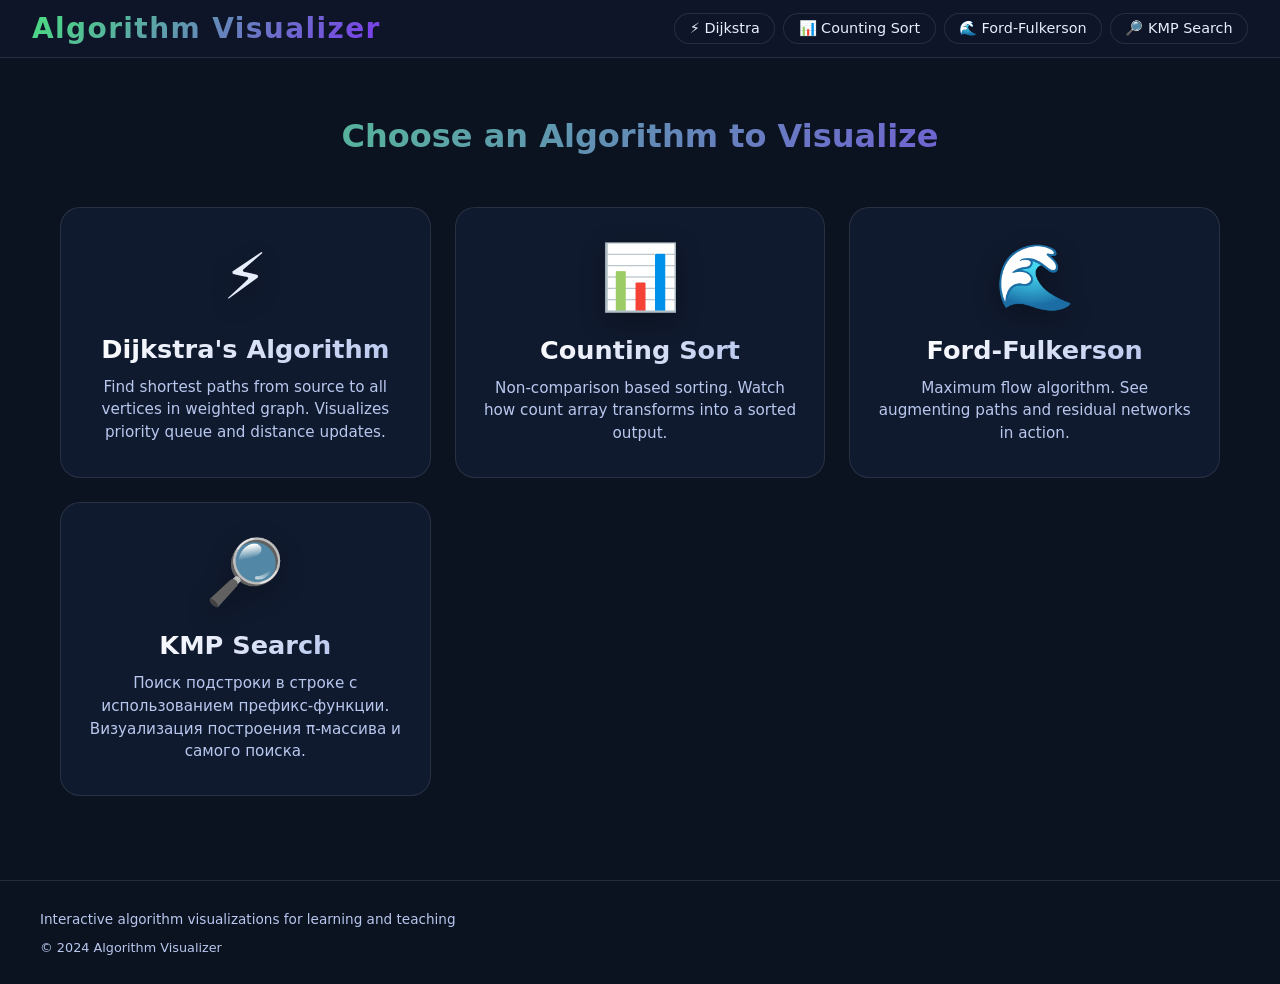
<file: index.html>
<!DOCTYPE html>
<html lang="en">
<head>
  <meta charset="UTF-8">
  <meta name="viewport" content="width=device-width, initial-scale=1.0">
  <title>Algorithm Visualizer - Home</title>
  <link rel="stylesheet" href="css/main.css">
</head>
<body>
  <header class="header">
    <h1>Algorithm Visualizer</h1>
    <div class="nav-container"></div>
  </header>

  <main class="main main--home">
    <h2>Choose an Algorithm to Visualize</h2>
    
    <div class="algorithm-grid">

      <a href="pages/dijkstra.html" class="algorithm-card">
        <div class="algorithm-icon">⚡</div>
        <div class="algorithm-title">Dijkstra's Algorithm</div>
        <div class="algorithm-description">
          Find shortest paths from source to all vertices in weighted graph.
          Visualizes priority queue and distance updates.
        </div>
      </a>
            
      <a href="pages/counting.html" class="algorithm-card">
        <div class="algorithm-icon">📊</div>
        <div class="algorithm-title">Counting Sort</div>
        <div class="algorithm-description">
          Non-comparison based sorting. Watch how count array 
          transforms into a sorted output.
        </div>
      </a>
      
      <a href="pages/ford-fulkerson.html" class="algorithm-card">
        <div class="algorithm-icon">🌊</div>
        <div class="algorithm-title">Ford-Fulkerson</div>
        <div class="algorithm-description">
          Maximum flow algorithm. See augmenting paths 
          and residual networks in action.
        </div>
      </a>

      <a href="pages/kmp.html" class="algorithm-card">
        <div class="algorithm-icon">🔎</div>
        <div class="algorithm-title">KMP Search</div>
        <div class="algorithm-description">
          Поиск подстроки в строке с использованием префикс-функции. 
          Визуализация построения π-массива и самого поиска.
        </div>
      </a>
      
    </div>
  </main>

  <footer class="footer">
    <div class="footer-inner">
      <p>Interactive algorithm visualizations for learning and teaching</p>
      <p style="font-size: 0.8rem; margin-top: 8px;">© 2024 Algorithm Visualizer</p>
    </div>
  </footer>

  <script src="js/core/navigation.js"></script>
</body>
</html>
</file>
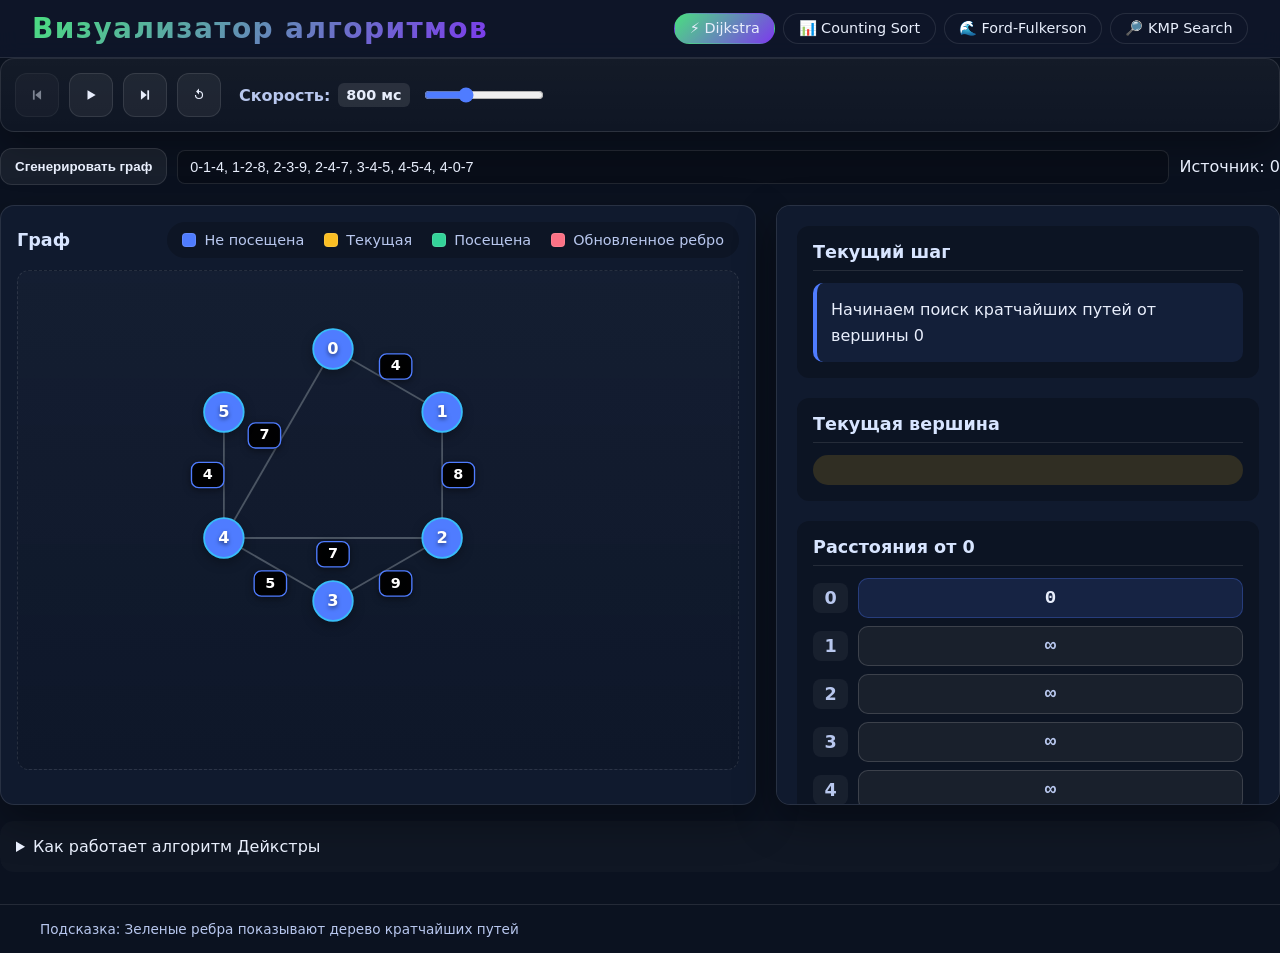
<file: pages/dijkstra.html>
<!DOCTYPE html>
<html lang="ru">
<head>
  <meta charset="UTF-8">
  <meta name="viewport" content="width=device-width, initial-scale=1.0">
  <title>Визуализатор алгоритмов - Дейкстра</title>
  <link rel="stylesheet" href="../css/main.css">
  <link rel="stylesheet" href="../css/algorithms/dijkstra.css">
</head>
<body>
  <header class="header">
    <h1>Визуализатор алгоритмов</h1>
    <div class="nav-container"></div>
  </header>

  <main class="main">
    <!-- Контролы воспроизведения -->
    <section id="playback-section"></section>

    <!-- Специфичные контролы -->
    <section class="controls-row algorithm-controls">
      <button id="generateGraphBtn" class="btn">Сгенерировать граф</button>
      <input id="graphInput" type="text" 
             placeholder="Например: 0-1-4, 1-2-1, 2-3-5" 
             class="input-field" style="flex: 2;">
      <div class="info-badge" id="sourceNode">Источник: 0</div>
    </section>

    <!-- Двухпанельная визуализация -->
    <div class="split-view">
      <!-- Левая панель - граф -->
      <div class="graph-panel">
        <div class="panel-header">
          <h2>Граф</h2>
          <div class="legend">
            <span class="legend-item"><span class="swatch swatch-default"></span> Не посещена</span>
            <span class="legend-item"><span class="swatch swatch-active"></span> Текущая</span>
            <span class="legend-item"><span class="swatch swatch-visited"></span> Посещена</span>
            <span class="legend-item"><span class="swatch swatch-edge"></span> Обновленное ребро</span>
          </div>
        </div>
        <div class="graph-container">
          <svg id="graphSvg" class="graph-svg" viewBox="0 0 800 500"></svg>
        </div>
      </div>

      <!-- Правая панель - информация -->
      <div class="info-panel">
        <div class="info-section">
          <h3>Текущий шаг</h3>
          <div id="currentStep" class="step-description">
            Нажмите Play или Step Forward для начала
          </div>
        </div>

        <div class="info-section">
          <h3>Текущая вершина</h3>
          <div id="currentVertex" class="current-vertex">—</div>
        </div>

        <div class="info-section">
          <h3>Расстояния от 0</h3>
          <div id="distances" class="distances-container"></div>
        </div>

        <div class="info-section">
          <h3>Очередь с приоритетом</h3>
          <div id="queue" class="queue-container"></div>
        </div>

        <div class="info-section">
          <h3>Кратчайшие пути</h3>
          <div id="pathTree" class="path-tree"></div>
        </div>
      </div>
    </div>

    <!-- Пояснения -->
    <details class="explanation-panel">
      <summary>Как работает алгоритм Дейкстры</summary>
      <ol class="notes">
        <li><strong>Инициализация:</strong> Расстояние до источника = 0, до остальных = ∞</li>
        <li><strong>Выбор:</strong> Извлекаем вершину с наименьшим расстоянием из очереди</li>
        <li><strong>Релаксация:</strong> Обновляем расстояния до соседей, если найден более короткий путь</li>
        <li><strong>Повтор:</strong> Продолжаем, пока очередь не опустеет</li>
      </ol>
    </details>
  </main>

  <footer class="footer">
    <div class="footer-inner">
      Подсказка: Зеленые ребра показывают дерево кратчайших путей
    </div>
  </footer>

  <!-- Скрипты -->
  <script src="../js/core/playback-controls.js"></script>
  <script src="../js/core/navigation.js"></script>
  <script src="../js/algorithms/dijkstra/constants.js"></script>
  <script src="../js/algorithms/dijkstra/structures.js"></script>
  <script src="../js/algorithms/dijkstra/helpers.js"></script>
  <script src="../js/algorithms/dijkstra/state.js"></script>
  <script src="../js/algorithms/dijkstra/rendering.js"></script>
  <script src="../js/algorithms/dijkstra/steps.js"></script>
  <script src="../js/algorithms/dijkstra/main.js"></script>
</body>
</html>
</file>
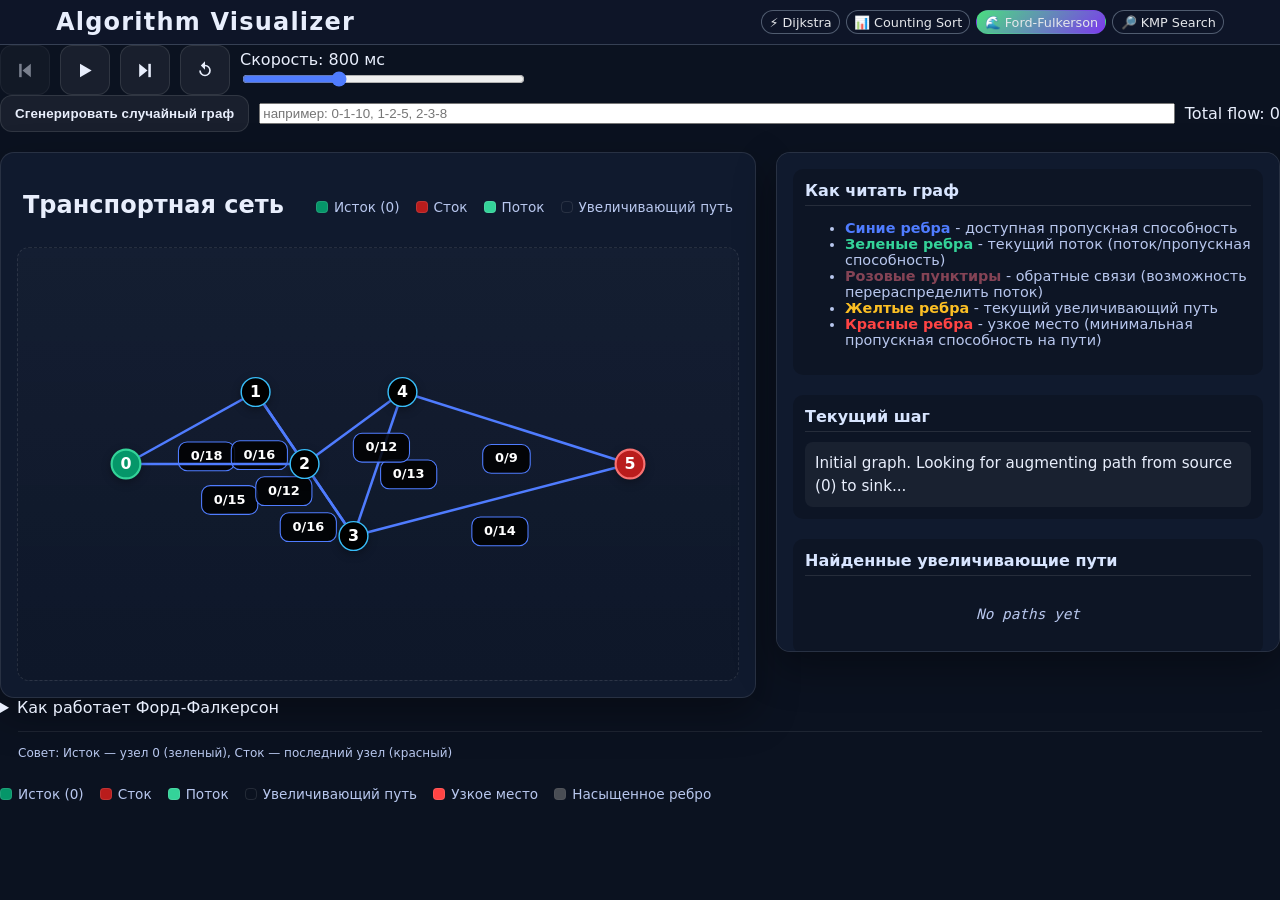
<file: pages/ford-fulkerson.html>
<!DOCTYPE html>
<html lang="ru">
<head>
  <meta charset="UTF-8">
  <meta name="viewport" content="width=device-width, initial-scale=1.0">
  <title>Визуализатор алгоритмов - Форд-Фалкерсон</title>
  <link rel="stylesheet" href="../css/base.css">
  <link rel="stylesheet" href="../css/algorithms/ford-fulkerson.css">
</head>
<body>
  <header class="header">
    <h1>Algorithm Visualizer</h1>
    <div class="nav-container"></div>
  </header>

  <main class="main">
    <section id="playback-section"></section>

    <section class="controls-row algorithm-controls">
      <button id="generateGraphBtn" class="btn">Сгенерировать случайный граф</button>
      <input id="graphInput" type="text" 
             placeholder="например: 0-1-10, 1-2-5, 2-3-8" 
             class="input-field" style="flex: 2;">
      <div class="info-badge" id="flowValue">Общий поток: 0</div>
    </section>

    <div class="split-view">
      <div class="graph-panel">
        <div class="panel-header">
          <h2>Транспортная сеть</h2>
          <div class="legend">
            <span class="legend-item"><span class="swatch swatch-source"></span> Исток (0)</span>
            <span class="legend-item"><span class="swatch swatch-sink"></span> Сток</span>
            <span class="legend-item"><span class="swatch swatch-flow"></span> Поток</span>
            <span class="legend-item"><span class="swatch swatch-residual"></span> Увеличивающий путь</span>
          </div>
        </div>
        <div class="graph-container">
          <svg id="graphSvg" class="graph-svg" viewBox="0 0 900 500"></svg>
        </div>
      </div>

      <div class="info-panel">
        <div class="info-section">
          <h3>Как читать граф</h3>
          <ul style="color: var(--muted); font-size: 0.9rem;">
            <li><strong style="color: #4f7cff;">Синие ребра</strong> - доступная пропускная способность</li>
            <li><strong style="color: #34d399;">Зеленые ребра</strong> - текущий поток (поток/пропускная способность)</li>
            <li><strong style="color: #fb7185; opacity: 0.5;">Розовые пунктиры</strong> - обратные связи (возможность перераспределить поток)</li>
            <li><strong style="color: #fbbf24;">Желтые ребра</strong> - текущий увеличивающий путь</li>
            <li><strong style="color: #ff4444;">Красные ребра</strong> - узкое место (минимальная пропускная способность на пути)</li>
          </ul>
        </div>

        <div class="info-section">
          <h3>Текущий шаг</h3>
          <div id="currentStep" class="step-description">
            Нажмите Play или Step для начала
          </div>
        </div>

        <div class="info-section">
          <h3>Найденные увеличивающие пути</h3>
          <div id="pathsList" class="paths-list">
            <div class="empty-state">Пока нет путей</div>
          </div>
        </div>

        <div class="info-section">
          <h3>Итоговый поток</h3>
          <div class="flow-details">
            <div class="flow-row">
              <span>Суммарный поток из истока:</span>
              <span class="flow-value" id="totalSourceFlow">0</span>
            </div>
            <div class="flow-row">
              <span>Суммарный поток в сток:</span>
              <span class="flow-value" id="totalSinkFlow">0</span>
            </div>
          </div>
        </div>

        <div class="info-section">
          <h3>Потоки по ребрам</h3>
          <div id="edgeFlowsList" class="edge-flows-list">
            <div class="empty-state">Потоков пока нет</div>
          </div>
        </div>
      </div>
    </div>

    <details class="explanation-panel">
      <summary>Как работает Форд-Фалкерсон</summary>
      <ol class="notes">
        <li><strong>Найти увеличивающий путь:</strong> Найти путь от истока (0) к стоку в остаточной сети</li>
        <li><strong>Найти узкое место:</strong> Найти минимальную остаточную пропускную способность вдоль пути</li>
        <li><strong>Обновить потоки:</strong> Добавить поток в прямых ребрах, вычесть в обратных</li>
        <li><strong>Повторять:</strong> Пока существует увеличивающий путь</li>
      </ol>
    </details>
  </main>

  <footer class="footer">
    <div class="footer-inner">
      Совет: Исток — узел 0 (зеленый), Сток — последний узел (красный)
    </div>
  </footer>

  <div class="legend">
    <span class="legend-item"><span class="swatch swatch-source"></span> Исток (0)</span>
    <span class="legend-item"><span class="swatch swatch-sink"></span> Сток</span>
    <span class="legend-item"><span class="swatch swatch-flow"></span> Поток</span>
    <span class="legend-item"><span class="swatch swatch-residual"></span> Увеличивающий путь</span>
    <span class="legend-item"><span class="swatch swatch-bottleneck"></span> Узкое место</span>
    <span class="legend-item"><span class="swatch swatch-saturated"></span> Насыщенное ребро</span>
  </div>

  <script src="../js/core/playback-controls.js"></script>
  <script src="../js/core/navigation.js"></script>
  <script src="../js/algorithms/ford-fulkerson/constants.js"></script>
  <script src="../js/algorithms/ford-fulkerson/graph-data.js"></script>
  <script src="../js/algorithms/ford-fulkerson/state.js"></script>
  <script src="../js/algorithms/ford-fulkerson/helpers.js"></script>
  <script src="../js/algorithms/ford-fulkerson/rendering.js"></script>
  <script src="../js/algorithms/ford-fulkerson/steps.js"></script>
  <script src="../js/algorithms/ford-fulkerson/main.js"></script>
</body>
</html>
</file>
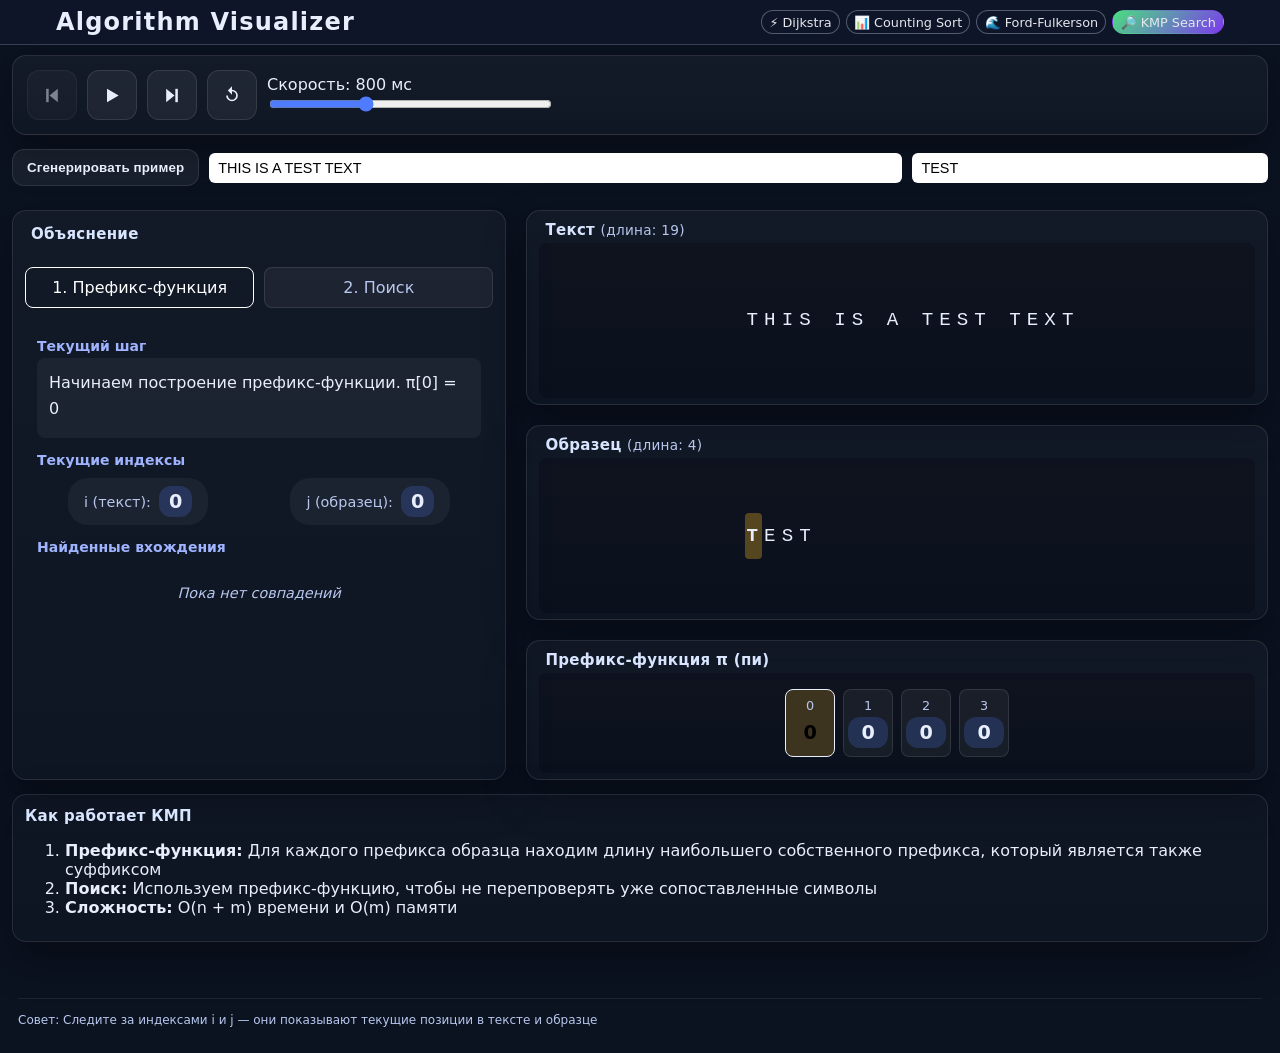
<file: pages/kmp.html>
<!DOCTYPE html>
<html lang="ru">
<head>
  <meta charset="UTF-8">
  <meta name="viewport" content="width=device-width, initial-scale=1.0">
  <title>Визуализатор алгоритмов - КМП поиск</title>
  <link rel="stylesheet" href="../css/base.css" />
  <link rel="stylesheet" href="../css/algorithms/kmp.css" />
</head>
<body>
  <header class="header">
    <h1>Algorithm Visualizer</h1>
    <div class="nav-container"></div>
  </header>

  <main class="container">
    <section id="playback-section" class="controls"></section>

    <div class="controls-row">
      <button id="generateBtn" class="btn">Сгенерировать пример</button>
      <input id="textInput" type="text" 
             placeholder="Текст: например, АБВГДАБВГД" 
             class="input-text" style="flex: 2;">
      <input id="patternInput" type="text" 
             placeholder="Образец: например, АБВ" 
             class="input-text" style="flex: 1;">
    </div>

    <div class="split-view">
      <section class="panel panel-state">
        <div class="panel-header">
          <h2>Объяснение</h2>
        </div>
        
        <div class="phase-indicator" id="phaseIndicator">
          <div class="phase-tab active" data-phase="prefix">1. Префикс-функция</div>
          <div class="phase-tab" data-phase="search">2. Поиск</div>
        </div>
        
        <div class="state-content">
          <div class="state-block">
            <h3>Текущий шаг</h3>
            <div id="stepExplanation" class="step-explanation">
              Нажмите Play для начала
            </div>
          </div>

          <div class="state-block">
            <h3>Текущие индексы</h3>
            <div class="indices">
              <div class="index-item">
                <span class="index-label">i (текст):</span>
                <span class="index-value" id="iIndex">0</span>
              </div>
              <div class="index-item">
                <span class="index-label">j (образец):</span>
                <span class="index-value" id="jIndex">0</span>
              </div>
            </div>
          </div>

          <div class="state-block">
            <h3>Найденные вхождения</h3>
            <div id="matchesList" class="matches-list">
              <div class="empty-state">Пока нет совпадений</div>
            </div>
          </div>
        </div>
      </section>

      <div class="visualization-panel">
        <section class="panel panel-viz">
          <div class="panel-header">
            <h2>Текст <span class="section-subtitle">(длина: <span id="textLength">0</span>)</span></h2>
          </div>
          <div class="viz-area">
            <div class="text-container" id="textContainer">
              <div class="text-content" id="textContent"></div>
            </div>
          </div>
        </section>

        <section class="panel panel-viz">
          <div class="panel-header">
            <h2>Образец <span class="section-subtitle">(длина: <span id="patternLength">0</span>)</span></h2>
          </div>
          <div class="viz-area">
            <div class="pattern-container" id="patternContainer">
              <div class="text-content" id="patternContent"></div>
            </div>
          </div>
        </section>

        <section class="panel panel-viz">
          <div class="panel-header">
            <h2>Префикс-функция π (пи)</h2>
          </div>
          <div class="viz-area">
            <div class="pi-container" id="piContainer">
              <div class="pi-array" id="piArray"></div>
            </div>
          </div>
        </section>
      </div>
    </div>

    <section class="panel panel-notes" aria-label="Объяснение">
      <h2>Как работает КМП</h2>
      <ol class="notes">
        <li><strong>Префикс-функция:</strong> Для каждого префикса образца находим длину наибольшего собственного префикса, который является также суффиксом</li>
        <li><strong>Поиск:</strong> Используем префикс-функцию, чтобы не перепроверять уже сопоставленные символы</li>
        <li><strong>Сложность:</strong> O(n + m) времени и O(m) памяти</li>
      </ol>
    </section>
  </main>

  <footer class="footer">
    <div class="footer-inner">
      Совет: Следите за индексами i и j — они показывают текущие позиции в тексте и образце
    </div>
  </footer>

  <script src="../js/core/navigation.js"></script>
  <script src="../js/core/playback-controls.js"></script>
  <script src="../js/algorithms/kmp/constants.js"></script>
  <script src="../js/algorithms/kmp/helpers.js"></script>
  <script src="../js/algorithms/kmp/state.js"></script>
  <script src="../js/algorithms/kmp/rendering.js"></script>
  <script src="../js/algorithms/kmp/steps.js"></script>
  <script src="../js/algorithms/kmp/main.js"></script>
</body>
</html>
</file>
<file: css/main.css>
:root {
  /* Цветовая схема (из counting.css) */
  --bg: #0b1220;
  --panel: #101a2e;
  --panel2: #0f1930;
  --text: #e8eefc;
  --muted: #b8c7ee;
  --border: rgba(255,255,255,.10);
  
  /* Акцентные цвета */
  --primary: #4f7cff;
  --primary-hover: #6aa0ff;
  --success: #34d399;
  --warning: #ffcc66;
  --danger: #fb7185;
  --accent: #a78bfa;
  
  --shadow: 0 16px 40px rgba(0,0,0,.35);
}

* { box-sizing: border-box; }
html, body { height: 100%; }

body {
  margin: 0;
  font-family: ui-sans-serif, system-ui, -apple-system, sans-serif;
  background: var(--bg);
  color: var(--text);
}

/* ===== ШАПКА И НАВИГАЦИЯ ===== */
.header {
  padding: 0.75rem 2rem;
  background: rgba(15, 23, 42, 0.9);
  border-bottom: 1px solid var(--border);
  backdrop-filter: blur(10px);
  display: flex;
  flex-wrap: wrap;
  align-items: center;
  justify-content: space-between;
  gap: 1rem;
}

.header h1 {
  font-size: 1.75rem;
  letter-spacing: 0.05em;
  margin: 0;
  background: linear-gradient(135deg, #4ade80, #7c3aed);
  -webkit-background-clip: text;
  -webkit-text-fill-color: transparent;
  background-clip: text;
}

.nav-container {
    display: flex;
    align-items: center;
}

.nav {
  display: flex;
  flex-wrap: wrap;
  gap: 0.5rem;
}

.nav-link {
  text-decoration: none;
  font-size: 0.9rem;
  padding: 0.4rem 0.9rem;
  border-radius: 999px;
  border: 1px solid var(--border);
  color: var(--text);
  background: rgba(15, 23, 42, 0.6);
  transition: all 0.12s ease;
}

.nav-link:hover {
  background: rgba(48, 51, 55, 0.9);
  transform: translateY(-1px);
  border-color: rgba(255,255,255,.2);
}

.nav-link--active {
  background: linear-gradient(135deg, #4ade80, #7c3aed);
  border-color: transparent;
}

/* ===== КОНТРОЛЫ ВОСПРОИЗВЕДЕНИЯ ===== */
.playback-controls {
  background: linear-gradient(180deg, rgba(255,255,255,.04), rgba(255,255,255,.02));
  border: 1px solid var(--border);
  border-radius: 14px;
  padding: 14px;
  box-shadow: var(--shadow);
  margin-bottom: 1rem;
}

.controls-row {
  display: flex;
  gap: 10px;
  flex-wrap: wrap;
  align-items: center;
}

.controls-row-playback {
  flex-wrap: nowrap;
  align-items: center;
}

/* Кнопки с иконками */
.icon-btn {
  width: 44px;
  height: 44px;
  display: flex;
  align-items: center;
  justify-content: center;
  padding: 8px;
}

.icon-btn svg {
  width: 28px;
  height: 28px;
  fill: currentColor;
}

/* Базовый стиль кнопок */
.btn {
  cursor: pointer;
  border-radius: 12px;
  border: 1px solid var(--border);
  padding: 10px 14px;
  background: rgba(255,255,255,.06);
  color: var(--text);
  font-weight: 600;
  transition: all 0.15s ease;
}

.btn:hover:not(:disabled) {
  background: rgba(255,255,255,.12);
  transform: translateY(-1px);
}

.btn:active:not(:disabled) {
  transform: translateY(1px);
}

.btn:disabled {
  opacity: 0.5;
  cursor: not-allowed;
}

/* ===== КОМПОНЕНТ УПРАВЛЕНИЯ СКОРОСТЬЮ ===== */
.speed-control {
  display: flex;
  align-items: center;
  gap: 12px;
  margin-left: 8px;
}

.speed-label {
  display: flex;
  align-items: center;
  gap: 8px;
  color: var(--muted);
  font-weight: 600;
  white-space: nowrap;
}

.speed-value {
  color: var(--text);
  background: rgba(255,255,255,.1);
  padding: 4px 8px;
  border-radius: 6px;
  font-size: 0.9rem;
}

.speed-slider {
  width: 120px;
  accent-color: var(--primary);
}

/* ===== ПОЛЯ ВВОДА ===== */
.input-field {
  padding: 8px 12px;
  border: 1px solid var(--border);
  border-radius: 8px;
  background: rgba(0,0,0,.2);
  color: var(--text);
  font-size: 0.9rem;
  flex: 1;
  min-width: 200px;
}

.input-field:focus {
  outline: none;
  border-color: var(--primary);
}

/* ===== ПАНЕЛИ ===== */
.panel {
  background: linear-gradient(180deg, rgba(255,255,255,.03), rgba(255,255,255,.015));
  border: 1px solid var(--border);
  border-radius: 14px;
  padding: 16px;
  box-shadow: var(--shadow);
}

.panel-header {
  display: flex;
  justify-content: space-between;
  align-items: center;
  margin-bottom: 12px;
}

.panel-header h2 {
  margin: 0;
  font-size: 1.1rem;
  color: #d8e5ff;
}

/* ===== ЛЕГЕНДА ===== */
.legend {
  display: flex;
  gap: 16px;
  flex-wrap: wrap;
  color: var(--muted);
  font-size: 0.85rem;
}

.legend-item {
  display: flex;
  align-items: center;
  gap: 6px;
}

.swatch {
  width: 12px;
  height: 12px;
  border-radius: 4px;
  border: 1px solid var(--border);
}

/* Цвета для разных состояний */
.swatch-active { background: var(--warning); }
.swatch-calc { background: var(--accent); }
.swatch-place { background: var(--success); }
.swatch-filled { background: var(--primary); }

/* ===== БЕЙДЖ ФАЗЫ ===== */
.phase-badge {
  font-size: 0.85rem;
  padding: 4px 12px;
  border-radius: 999px;
  border: 1px solid var(--border);
  background: rgba(255,255,255,.05);
  color: var(--muted);
}

.phase-badge.phase1 { 
  color: #ffe3a7; 
  border-color: rgba(255,204,102,.35); 
  background: rgba(255,204,102,.12); 
}

.phase-badge.phase2 { 
  color: #e9ddff; 
  border-color: rgba(167,139,250,.40); 
  background: rgba(167,139,250,.12); 
}

.phase-badge.phase3 { 
  color: #caffea; 
  border-color: rgba(52,211,153,.38); 
  background: rgba(52,211,153,.12); 
}

.phase-badge.done { 
  color: #cfe3ff; 
  border-color: rgba(79,124,255,.40); 
  background: rgba(79,124,255,.12); 
}

/* ===== ОБЛАСТЬ ВИЗУАЛИЗАЦИИ ===== */
.viz-area {
  background: linear-gradient(180deg, rgba(255,255,255,.02), rgba(0,0,0,.10));
  border-radius: 12px;
  border: 1px dashed var(--border);
  padding: 12px;
}

.viz-svg {
  width: 100%;
  height: auto;
  display: block;
}

/* ===== ТЕКСТОВЫЕ ПОДСКАЗКИ ===== */
.calc-line {
  min-height: 24px;
  padding: 12px 8px 8px;
  color: var(--muted);
  font-size: 0.9rem;
  font-family: 'Monaco', 'Menlo', monospace;
}

.calc-line strong {
  color: var(--text);
  background: rgba(255,255,255,.1);
  padding: 2px 6px;
  border-radius: 4px;
}

/* ===== ПАНЕЛЬ ПОЯСНЕНИЙ ===== */
.explanation-panel {
  background: rgba(255,255,255,.02);
  border-radius: 14px;
  padding: 16px;
  margin-top: 1rem;
}

.explanation-panel h2 {
  font-size: 1.1rem;
  margin-top: 0;
  margin-bottom: 12px;
  color: #d8e5ff;
}

.notes {
  margin: 0 0 0 20px;
  color: var(--muted);
  line-height: 1.6;
}

.notes li {
  margin-bottom: 8px;
}

.notes strong {
  color: var(--text);
}

/* ===== ФУТЕР ===== */
.footer {
  padding: 16px 24px;
  color: var(--muted);
  border-top: 1px solid var(--border);
  margin-top: 2rem;
}

.footer-inner {
  max-width: 1200px;
  margin: 0 auto;
  font-size: 0.85rem;
}

/* ===== АНИМАЦИИ ===== */
@keyframes pulse {
  0% { transform: scale(1); }
  50% { transform: scale(1.2); fill: var(--warning); }
  100% { transform: scale(1); }
}

.cell-text.highlight {
  animation: pulse 0.3s ease-out;
  fill: var(--warning) !important;
  font-weight: bold;
}

@keyframes float-down {
  0% { opacity: 1; transform: translateY(0); }
  80% { opacity: 1; transform: translateY(25px); }
  100% { opacity: 0; transform: translateY(35px); }
}

.floating-plus {
  position: fixed;
  color: var(--warning);
  font-size: 24px;
  font-weight: bold;
  text-shadow: 0 0 10px rgba(0,0,0,.5);
  pointer-events: none;
  z-index: 9999;
  animation: float-down 0.5s linear forwards;
}

/* ===== АДАПТИВНОСТЬ ===== */
@media (max-width: 720px) {
  .header {
    padding: 0.5rem 1rem;
  }
  
  .header h1 {
    font-size: 1.25rem;
  }
  
  .controls-row-playback {
    flex-wrap: wrap;
  }
  
  .speed-control {
    flex-wrap: wrap;
    margin-left: 0;
  }
  
  .speed-slider {
    width: 100%;
  }
}

/* ===== ГЛАВНАЯ СТРАНИЦА ===== */
.main--home {
  align-items: center;
  text-align: center;
  padding: 2rem;
}

.main--home h2 {
  margin-bottom: 2rem;
  font-size: 2rem;
  background: linear-gradient(135deg, #4ade80, #7c3aed);
  -webkit-background-clip: text;
  -webkit-text-fill-color: transparent;
  background-clip: text;
}

.algorithm-grid {
  display: grid;
  grid-template-columns: repeat(auto-fit, minmax(280px, 1fr));
  gap: 24px;
  max-width: 1200px;
  margin: 0 auto;
  padding: 20px;
}

.algorithm-card {
  background: var(--panel);
  border: 1px solid var(--border);
  border-radius: 20px;
  padding: 32px 24px;
  text-decoration: none;
  color: var(--text);
  transition: all 0.3s ease;
  display: flex;
  flex-direction: column;
  align-items: center;
  text-align: center;
}

.algorithm-card:hover {
  transform: translateY(-6px);
  border-color: var(--primary);
  box-shadow: 0 20px 40px rgba(79, 124, 255, 0.2);
  background: linear-gradient(145deg, var(--panel), #1a2a42);
}

.algorithm-icon {
  font-size: 64px;
  margin-bottom: 20px;
  filter: drop-shadow(0 8px 12px rgba(0,0,0,0.3));
}

.algorithm-title {
  font-size: 1.6rem;
  font-weight: 600;
  margin-bottom: 12px;
  background: linear-gradient(135deg, #fff, #b8c7ee);
  -webkit-background-clip: text;
  -webkit-text-fill-color: transparent;
  background-clip: text;
}

.algorithm-description {
  color: var(--muted);
  font-size: 0.95rem;
  line-height: 1.5;
}

/* Адаптивность для главной */
@media (max-width: 768px) {
  .main--home {
    padding: 1rem;
  }
  
  .main--home h2 {
    font-size: 1.5rem;
  }
  
  .algorithm-grid {
    grid-template-columns: 1fr;
    gap: 16px;
  }
  
  .algorithm-card {
    padding: 24px 16px;
  }
  
  .algorithm-icon {
    font-size: 48px;
  }
  
  .algorithm-title {
    font-size: 1.3rem;
  }
}
</file>
<file: css/algorithms/dijkstra.css>
/* Стили для Dijkstra */

.split-view {
  display: grid;
  grid-template-columns: 1.5fr 1fr;
  gap: 20px;
  margin-top: 20px;
}

/* Левая панель - граф */
.graph-panel {
  background: var(--panel);
  border: 1px solid var(--border);
  border-radius: 14px;
  padding: 16px;
  box-shadow: var(--shadow);
  display: flex;
  flex-direction: column;
}

.graph-container {
  width: 100%;
  height: 500px;
  background: linear-gradient(180deg, rgba(255,255,255,.02), rgba(0,0,0,.10));
  border-radius: 12px;
  border: 1px dashed var(--border);
  overflow: hidden;
}

.graph-svg {
  width: 100%;
  height: 100%;
  display: block;
}

/* Правая панель - информация */
.info-panel {
  background: var(--panel);
  border: 1px solid var(--border);
  border-radius: 14px;
  padding: 20px;
  box-shadow: var(--shadow);
  display: flex;
  flex-direction: column;
  gap: 20px;
  height: 600px; /* Увеличено с 500px */
  overflow-y: auto;
}

.info-section {
  background: rgba(0, 0, 0, 0.25);
  border-radius: 12px;
  padding: 16px;
}

.info-section h3 {
  margin: 0 0 12px 0;
  font-size: 1.1rem;
  color: #d8e5ff;
  border-bottom: 1px solid var(--border);
  padding-bottom: 8px;
}

.step-description {
  color: var(--text);
  font-size: 1rem;
  line-height: 1.6;
  background: rgba(79, 124, 255, 0.1);
  padding: 14px;
  border-radius: 10px;
  border-left: 4px solid var(--primary);
  min-height: 70px;
}

.current-vertex {
  font-size: 2.5rem;
  font-weight: bold;
  color: var(--warning);
  text-align: center;
  background: rgba(251, 191, 36, 0.15);
  padding: 15px;
  border-radius: 16px;
  letter-spacing: 2px;
}

/* Стили для массива расстояний */
.distances-container {
  display: flex;
  flex-direction: column;
  gap: 8px;
}

.dist-row {
  display: flex;
  gap: 10px;
  align-items: center;
  font-size: 1.1rem;
}

.dist-index {
  min-width: 35px;
  font-weight: bold;
  color: var(--muted);
  text-align: center;
  background: rgba(255, 255, 255, 0.05);
  padding: 5px 0;
  border-radius: 8px;
}

.dist-value {
  flex: 1;
  padding: 8px 15px;
  background: rgba(79, 124, 255, 0.15);
  border-radius: 10px;
  font-family: monospace;
  font-size: 1.2rem;
  font-weight: bold;
  text-align: center;
  border: 1px solid rgba(79, 124, 255, 0.3);
}

.dist-value.infinity {
  color: var(--muted);
  font-style: italic;
  background: rgba(100, 100, 100, 0.15);
  border-color: rgba(200, 200, 200, 0.2);
}

.dist-value.updated {
  background: var(--warning);
  color: black;
  font-weight: bold;
  border-color: var(--warning);
  animation: pulse 0.3s ease;
  box-shadow: 0 0 15px rgba(251, 191, 36, 0.5);
}

@keyframes pulse {
  0% { transform: scale(1); }
  50% { transform: scale(1.05); }
  100% { transform: scale(1); }
}

/* Очередь с приоритетом */
.queue-container {
  display: flex;
  flex-direction: column;
  gap: 8px;
  max-height: 250px;
  overflow-y: auto;
  padding-right: 5px;
}

.queue-item {
  display: flex;
  justify-content: space-between;
  align-items: center;
  padding: 10px 15px;
  background: rgba(79, 124, 255, 0.12);
  border-radius: 10px;
  border-left: 4px solid var(--primary);
  font-family: monospace;
  font-size: 1.1rem;
  transition: all 0.2s ease;
}

.queue-item.current {
  border-left-color: var(--warning);
  background: rgba(251, 191, 36, 0.2);
  transform: translateX(5px);
  box-shadow: -5px 0 10px rgba(251, 191, 36, 0.3);
}

.queue-item .vertex {
  font-weight: bold;
  color: var(--text);
  font-size: 1.2rem;
  min-width: 40px;
  text-align: center;
  background: rgba(0, 0, 0, 0.3);
  padding: 5px 0;
  border-radius: 8px;
}

.queue-item .priority {
  background: var(--primary);
  color: white;
  padding: 6px 14px;
  border-radius: 20px;
  font-size: 1.1rem;
  font-weight: bold;
  box-shadow: 0 2px 5px rgba(0, 0, 0, 0.2);
}

.queue-empty {
  text-align: center;
  padding: 30px;
  color: var(--muted);
  font-style: italic;
  background: rgba(255, 255, 255, 0.03);
  border-radius: 10px;
  font-size: 1.1rem;
}

/* Дерево кратчайших путей */
.path-tree {
  display: flex;
  flex-direction: column;
  gap: 6px;
  font-family: monospace;
  max-height: 200px;
  overflow-y: auto;
  padding-right: 5px;
}

.path-edge {
  display: flex;
  align-items: center;
  gap: 10px;
  padding: 8px 12px;
  background: rgba(52, 211, 153, 0.1);
  border-radius: 10px;
  border-left: 4px solid var(--success);
  font-size: 1.1rem;
}

.path-edge .from {
  color: var(--muted);
  font-weight: bold;
  min-width: 25px;
  text-align: right;
}

.path-edge .arrow {
  color: var(--success);
  font-weight: bold;
  font-size: 1.2rem;
}

.path-edge .to {
  font-weight: bold;
  color: var(--success);
  min-width: 25px;
}

.path-edge .weight {
  margin-left: auto;
  background: var(--success);
  color: black;
  padding: 4px 12px;
  border-radius: 20px;
  font-size: 1rem;
  font-weight: bold;
}

/* Легенда */
.legend {
  display: flex;
  gap: 20px;
  flex-wrap: wrap;
  color: var(--muted);
  font-size: 0.9rem;
  background: rgba(0, 0, 0, 0.2);
  padding: 10px 15px;
  border-radius: 30px;
}

.legend-item {
  display: flex;
  align-items: center;
  gap: 8px;
}

.swatch {
  width: 14px;
  height: 14px;
  border-radius: 4px;
  border: 1px solid var(--border);
}

.swatch-default { background: #4f7cff; }
.swatch-active { background: #fbbf24; }
.swatch-visited { background: #34d399; }
.swatch-edge { background: #fb7185; }

/* Стили для вершин */
.node-circle {
  transition: all 0.2s ease;
  stroke: #38bdf8;
  stroke-width: 2;
  filter: drop-shadow(0 4px 6px rgba(0, 0, 0, 0.3));
}

.node-circle.default { fill: #4f7cff; }
.node-circle.active { 
  fill: #fbbf24; 
  stroke: #fbbf24;
  stroke-width: 3;
  filter: drop-shadow(0 0 15px #fbbf24);
  animation: node-pulse 0.5s ease-in-out infinite;
}
.node-circle.visited { fill: #34d399; }

@keyframes node-pulse {
  0% { filter: drop-shadow(0 0 5px #fbbf24); }
  50% { filter: drop-shadow(0 0 20px #fbbf24); }
  100% { filter: drop-shadow(0 0 5px #fbbf24); }
}

.node-text {
  fill: white;
  font-weight: bold;
  text-anchor: middle;
  dominant-baseline: middle;
  font-size: 18px;
  pointer-events: none;
  text-shadow: 0 2px 4px rgba(0, 0, 0, 0.5);
}

/* Стили для ребер */
.edge-line {
  transition: all 0.2s ease;
  stroke: #4b5563;
  stroke-width: 2;
}

.edge-line.path {
  stroke: #34d399;
  stroke-width: 3;
  filter: drop-shadow(0 0 8px #34d399);
}

.edge-line.relaxed {
  stroke: #fb7185;
  stroke-width: 3;
  filter: drop-shadow(0 0 8px #fb7185);
}

.edge-text-bg {
  fill: rgba(0, 0, 0, 0.9);
  stroke: #4f7cff;
  stroke-width: 1.5;
  rx: 8;
  ry: 8;
  filter: drop-shadow(0 2px 4px rgba(0, 0, 0, 0.5));
}

.edge-text {
  fill: white;
  font-size: 16px;
  font-weight: bold;
  text-anchor: middle;
  dominant-baseline: middle;
}

/* Пустое состояние */
.empty-state {
  color: var(--muted);
  text-align: center;
  padding: 30px;
  font-style: italic;
  font-size: 1.1rem;
  background: rgba(255, 255, 255, 0.02);
  border-radius: 12px;
}

/* Адаптивность */
@media (max-width: 1200px) {
  .split-view {
    grid-template-columns: 1fr;
  }
  
  .graph-container {
    height: 450px;
  }
  
  .info-panel {
    height: 500px;
  }
}

@media (max-width: 768px) {
  .graph-container {
    height: 350px;
  }
  
  .info-panel {
    height: 450px;
  }
  
  .legend {
    font-size: 0.8rem;
    gap: 12px;
  }
  
  .node-text {
    font-size: 14px;
  }
  
  .edge-text {
    font-size: 12px;
  }
}
</file>
<file: css/base.css>
/* цветовая схема */
:root{
  --bg: #0b1220;
  --panel: #101a2e;
  --panel2: #0f1930;
  --text: #e8eefc;
  --muted: #b8c7ee;
  --border: rgba(255,255,255,.10);

  --bar: #4f7cff;
  --bar2: #6aa0ff;

  --active: #ffcc66;
  --calc: #a78bfa;
  --place: #34d399;
  --filled: #60a5fa;

  --danger: #fb7185;
  --shadow: 0 16px 40px rgba(0,0,0,.35);

 --node-default:#1f2937;
  --node-border:#38bdf8;

  --node-active:#f97316;
  --node-visited:#22c55e;
}

/* для приглушения */
.dim{
  opacity:.35;
}

/* базовые стили */
*{ box-sizing: border-box; }
html, body{ height:100%; }
body{
  margin:0;
  font-family: ui-sans-serif, system-ui, -apple-system, Segoe UI, Roboto, Arial, "Noto Sans", "Liberation Sans", sans-serif;
  background: var(--bg);
  color: var(--text);
}

code{ color: #dbeafe; }

/* панель и элементы */
.header {
  padding: 0.5rem 3.5rem;
  background: rgba(15, 23, 42, 0.9);
  border-bottom: 1px solid rgba(148, 163, 184, 0.3);
  backdrop-filter: blur(10px);
  display: flex;
  flex-wrap: wrap;
  align-items: center;
  justify-content: space-between;
  gap: 0.5rem 1rem;
}

.header h1 {
  font-size: 1.5rem;
  letter-spacing: 0.05em;
  margin: 0;
}

.nav {
  display: flex; /* для горизонтального расположения ссылок */ 
  flex-wrap: wrap; /* чтобы ссылки переносились на новую строку при узком экране */
  gap: 0.375rem; /*расстояние между кнопками*/
}

.nav-link {
  text-decoration: none;
  font-size: 0.8rem;
  padding: 0.2rem 0.45rem;
  border-radius: 999px;
  border: 1px solid rgba(148, 163, 184, 0.5);
  color: #e5e7eb;
  background: rgba(15, 23, 42, 0.6);
  transition: background 0.12s ease, color 0.12s ease, border-color 0.12s ease,
    transform 0.12s ease;
}

/* эффект при наведении на кнопку!! */
.nav-link:hover {
  background: rgba(48, 51, 55, 0.9);
  transform: translateY(-1px);
}

.nav-link--active {
  background: linear-gradient(135deg, #4ade80, #7c3aed);
  border-color: transparent;
}

/* Layout страницы */
.subtitle{
  margin: 10px 0 0;
  color: var(--muted);
  max-width: 70ch;
  line-height: 1.45;
}

.container{
  max-width: 1500px;
  margin: 0 auto;
  padding: 10px 12px 42px;
  display: grid;
  gap: 14px;
}

.footer{
  padding: 14px 18px 26px;
  color: var(--muted);
}
.footer-inner{
  max-width: 1500px;
  margin: 0 auto;
  border-top: 1px solid rgba(255,255,255,.08);
  padding-top: 14px;
  font-size: 12px;
}

/* панели */

.panel{
  background: linear-gradient(180deg, rgba(255,255,255,.03), rgba(255,255,255,.015));
  border: 1px solid var(--border);
  border-radius: 14px;
  padding: 12px 12px 8px;
  box-shadow: var(--shadow);
}
.panel-header{
  display:flex;
  justify-content: space-between;
  align-items: baseline;
  gap: 12px;
  padding: 2px 6px 8px;
}
.panel-viz{
  padding: 8px 12px 6px;
}
.panel-viz .panel-header{
  padding: 2px 6px 4px;
}
.panel-state .state-content{
  padding: 10px 12px;
  display: flex;
  flex-direction: column;
  gap: 14px;
}

.state-block h3{
  margin: 0 0 4px 0;
  font-size: 14px;
  color: #9fb3ff;
}
.panel-notes{
  background: linear-gradient(180deg, rgba(255,255,255,.02), rgba(255,255,255,.01));
}

/* контроллеры*/

.controls{
  background: linear-gradient(180deg, rgba(255,255,255,.04), rgba(255,255,255,.02));
  border: 1px solid var(--border);
  border-radius: 14px;
  padding: 14px;
  box-shadow: var(--shadow);
}
.controls-row{
  display: flex;
  gap: 10px;
  flex-wrap: wrap;
  align-items: center;
}
.controls-row-playback{
  flex-wrap: nowrap;
  align-items: center;
}

.controls-row-generate{
  margin-top: 10px;
}
.controls-row-wide{
  margin-top: 10px;
  display: grid;
  grid-template-columns: 110px 1fr auto;
  gap: 12px;
  align-items: center;
}

/* ui */
.label{
  display:flex;
  gap: 10px;
  align-items:center;
  color: var(--muted);
  font-weight: 600;
}
.pill{
  background: rgba(255,255,255,.08);
  border: 1px solid var(--border);
  padding: 4px 10px;
  border-radius: 999px;
  color: var(--text);
  font-size: 12px;
  letter-spacing: .2px;
}
.hint{
  color: var(--muted);
  font-size: 12px;
}

/* кнопки */

.btn{
  cursor:pointer;
  border-radius: 12px;
  border: 1px solid var(--border);
  padding: 10px 14px;
  background: rgba(255,255,255,.06);
  color: var(--text);
  font-weight: 650;
  letter-spacing: .15px;
  transition: transform .08s ease, background .18s ease, border-color .18s ease, opacity .18s ease;
}
.btn:hover{ background: rgba(255,255,255,.10); }
.btn:active{ transform: translateY(1px); }
.btn:disabled{
  opacity: .5;
  cursor: not-allowed;
}
.btn-primary{
  background: rgba(79,124,255,.22);
  border-color: rgba(79,124,255,.45);
}
.btn-primary:hover{
  background: rgba(79,124,255,.28);
}

/* слайдер */

.controls-speed-label{
  margin-left: 8px;
  margin-right: 0;
  white-space: nowrap;
}

.controls-speed-slider{
  width: 90px;
  min-width: 90px;
}

input[type="range"]{
  width: 100%;
  accent-color: var(--bar);
}

/* input */

.input-text{
  padding: 6px 8px;
  border: 1px solid var(--border);
  border-radius: 6px;
  flex: 1;
  min-width: 180px;
  font-size: 0.9rem;
}

/* icons */

.icon-btn {
  width: 50px;
  height: 50px;

  display: flex;
  align-items: center;
  justify-content: center;
}

.icon-btn svg {
  width: 35px;
  height: 35px;
  fill: currentColor;
}

/* адаптивность */

@media (max-width: 720px){
  .controls-row-wide{
    grid-template-columns: 1fr;
    align-items: start;
  }
  .controls-row-playback{
    flex-wrap: wrap;
  }
}

/*я хз*/
.panel-viz .viz-area{
  padding: 0;
}
.viz-svg{
  width: 100%;
  display: block;
}

.panel h2{
  margin: 0;
  font-size: 15px;
  letter-spacing: .3px;
  color: #d8e5ff;
}
/*---------*/
/* легенда */
.legend{
  display:flex;
  gap: 12px;
  flex-wrap: wrap;
  align-items:center;
  color: var(--muted);
  font-size: 12px;
}
.legend-item{
  display:flex;
  align-items:center;
  gap: 8px;
}
/*что-то от легенды осталось*/
.swatch{
  width: 12px;
  height: 12px;
  border-radius: 4px;
  border: 1px solid var(--border);
}
.swatch-active{ background: rgba(255,204,102,.85); }
.swatch-calc{ background: rgba(167,139,250,.85); }
.swatch-place{ background: rgba(52,211,153,.85); }
.swatch-filled{ background: rgba(96,165,250,.85); }
</file>
<file: css/algorithms/ford-fulkerson.css>
/* Стили для Ford-Fulkerson */

.split-view {
  display: grid;
  grid-template-columns: 1.5fr 1fr;
  gap: 20px;
  margin-top: 20px;
}

/* Левая панель - граф */
.graph-panel {
  background: var(--panel);
  border: 1px solid var(--border);
  border-radius: 14px;
  padding: 16px;
  box-shadow: var(--shadow);
  display: flex;
  flex-direction: column;
}

.graph-container {
  width: 100%;
  height: 500px;
  background: linear-gradient(180deg, rgba(255,255,255,.02), rgba(0,0,0,.10));
  border-radius: 12px;
  border: 1px dashed var(--border);
  overflow: hidden;
  flex: 1;
}

.graph-svg {
  width: 100%;
  height: 100%;
  display: block;
}

/* Правая панель - информация */
.info-panel {
  background: var(--panel);
  border: 1px solid var(--border);
  border-radius: 14px;
  padding: 16px;
  box-shadow: var(--shadow);
  display: flex;
  flex-direction: column;
  gap: 20px;
  height: 500px;
  overflow-y: auto;
}

.info-section {
  background: rgba(0, 0, 0, 0.2);
  border-radius: 10px;
  padding: 12px;
}

.info-section h3 {
  margin: 0 0 10px 0;
  font-size: 1rem;
  color: #d8e5ff;
  border-bottom: 1px solid var(--border);
  padding-bottom: 5px;
}

.step-description {
  color: var(--text);
  font-size: 0.95rem;
  line-height: 1.5;
  background: rgba(255, 255, 255, 0.05);
  padding: 10px;
  border-radius: 8px;
  border-left: 3px solid var(--primary);
}

.step-description strong {
  color: var(--warning);
}

/* Список путей */
.paths-list {
  max-height: 150px;
  overflow-y: auto;
  font-family: 'Monaco', 'Menlo', monospace;
  font-size: 0.9rem;
}

.path-item {
  background: rgba(255, 255, 255, 0.05);
  margin-bottom: 5px;
  padding: 6px 10px;
  border-radius: 6px;
  display: flex;
  justify-content: space-between;
  align-items: center;
}

.path-item .path {
  color: #60a5fa;
}

.path-item .bottleneck {
  background: var(--warning);
  color: #000;
  padding: 2px 6px;
  border-radius: 10px;
  font-size: 0.8rem;
  font-weight: bold;
}

/* Детали потока */
.flow-details {
  background: rgba(255, 255, 255, 0.05);
  border-radius: 8px;
  padding: 10px;
}

.flow-row {
  display: flex;
  justify-content: space-between;
  padding: 5px 0;
  border-bottom: 1px solid rgba(255, 255, 255, 0.1);
}

.flow-row:last-child {
  border-bottom: none;
}

.flow-value {
  font-weight: bold;
  color: var(--success);
}

/* Список ребер */
.edge-flows-list {
  max-height: 150px;
  overflow-y: auto;
  font-size: 0.85rem;
}

.edge-flow-item {
  display: flex;
  justify-content: space-between;
  padding: 4px 8px;
  background: rgba(255, 255, 255, 0.03);
  margin-bottom: 2px;
  border-radius: 4px;
}

.edge-flow-item .edge {
  color: var(--muted);
}

.edge-flow-item .flow {
  color: var(--success);
  font-weight: bold;
}

.edge-flow-item .capacity {
  color: var(--primary);
}

/* Пустое состояние */
.empty-state {
  color: var(--muted);
  text-align: center;
  padding: 20px;
  font-style: italic;
}

/* Легенда */
.legend {
  display: flex;
  gap: 16px;
  flex-wrap: wrap;
  color: var(--muted);
  font-size: 0.85rem;
}

.legend-item {
  display: flex;
  align-items: center;
  gap: 6px;
}

.swatch {
  width: 12px;
  height: 12px;
  border-radius: 4px;
  border: 1px solid var(--border);
}

.swatch-source { background: #059669; }
.swatch-sink { background: #b91c1c; }
.swatch-flow { background: #34d399; }
.swatch-path { background: #fbbf24; }
.swatch-bottleneck { background: #ff4444; }
.swatch-saturated { background: #888888; opacity: 0.5; }
.swatch-forward { background: #60a5fa; }
.swatch-backward { background: #fb7185; }

/* Стили для вершин */
.node-circle {
  transition: all 0.2s ease;
  stroke: #38bdf8;
  stroke-width: 2;
  filter: drop-shadow(0 4px 6px rgba(0, 0, 0, 0.3));
}

.node-circle.source { 
  fill: #059669; 
  stroke: #34d399;
  stroke-width: 3;
}

.node-circle.sink { 
  fill: #b91c1c; 
  stroke: #f87171;
  stroke-width: 3;
}

.node-circle.active { 
  filter: drop-shadow(0 0 10px #fbbf24);
  stroke: #fbbf24;
  stroke-width: 3;
  animation: node-pulse 0.5s ease-in-out infinite;
}

@keyframes node-pulse {
  0% { filter: drop-shadow(0 0 5px #fbbf24); }
  50% { filter: drop-shadow(0 0 15px #fbbf24); }
  100% { filter: drop-shadow(0 0 5px #fbbf24); }
}

.node-text {
  fill: white;
  font-weight: bold;
  text-anchor: middle;
  dominant-baseline: middle;
  pointer-events: none;
}

/* Стили для ребер */
.edge-line {
  transition: all 0.2s ease;
}

.edge-line.path-edge {
  stroke: #fbbf24;
  filter: drop-shadow(0 0 5px #fbbf24);
  animation: path-pulse 1s ease-in-out infinite;
}

@keyframes path-pulse {
  0% { filter: drop-shadow(0 0 2px #fbbf24); }
  50% { filter: drop-shadow(0 0 8px #fbbf24); }
  100% { filter: drop-shadow(0 0 2px #fbbf24); }
}

.edge-line.bottleneck {
  stroke: #ff4444 !important;
  animation: bottleneck-pulse 1s ease-in-out infinite;
}

@keyframes bottleneck-pulse {
  0% { opacity: 1; }
  50% { opacity: 0.8; }
  100% { opacity: 1; }
}

.edge-line.saturated {
  opacity: 0.3;
  stroke-dasharray: 5,5;
}

/* Стили для текста на ребрах */
.edge-text-bg {
  fill: rgba(0, 0, 0, 0.85);
  stroke: #4f7cff;
  stroke-width: 1.5;
  transition: all 0.3s ease;
}

.edge-text-bg.bottleneck {
  fill: rgba(255, 68, 68, 0.9);
  stroke: #ff4444;
  stroke-width: 2;
}

.edge-text {
  fill: white;
  font-weight: bold;
  text-anchor: middle;
  dominant-baseline: middle;
}

/* Стили для выбора пути */
.path-selection {
  background: rgba(0, 0, 0, 0.2);
  border-radius: 8px;
  padding: 10px;
}

.selection-explanation {
  font-size: 0.9rem;
  color: var(--muted);
  margin-bottom: 10px;
  padding-bottom: 8px;
  border-bottom: 1px solid var(--border);
}

.available-paths {
  max-height: 120px;
  overflow-y: auto;
}

.path-candidate {
  background: rgba(255, 255, 255, 0.05);
  margin-bottom: 4px;
  padding: 6px 8px;
  border-radius: 4px;
  font-size: 0.85rem;
  display: flex;
  justify-content: space-between;
  align-items: center;
  border-left: 3px solid transparent;
}

.path-candidate.selected {
  border-left-color: var(--warning);
  background: rgba(251, 191, 36, 0.1);
}

.path-candidate .path-nodes {
  color: var(--text);
  font-family: monospace;
}

.path-candidate .bottleneck {
  background: var(--primary);
  color: white;
  padding: 2px 6px;
  border-radius: 10px;
  font-size: 0.75rem;
}

.path-candidate .bottleneck.selected {
  background: var(--warning);
  color: black;
}

/* Информация об остаточной сети */
.residual-info {
  font-size: 0.85rem;
  line-height: 1.5;
}

.residual-edge {
  display: inline-block;
  background: rgba(96, 165, 250, 0.2);
  padding: 2px 6px;
  margin: 2px;
  border-radius: 12px;
  font-family: monospace;
}

.residual-edge.forward {
  border-left: 2px solid #60a5fa;
}

.residual-edge.backward {
  border-left: 2px solid #fb7185;
  text-decoration: line-through;
  opacity: 0.8;
}

/* Адаптивность */
@media (max-width: 1200px) {
  .split-view {
    grid-template-columns: 1fr;
  }
  
  .graph-container {
    height: 450px;
  }
  
  .info-panel {
    height: 450px;
  }
}

@media (max-width: 768px) {
  .graph-container {
    height: 350px;
  }
  
  .info-panel {
    height: 350px;
  }
  
  .legend {
    font-size: 0.75rem;
    gap: 8px;
  }
}
</file>
<file: css/algorithms/kmp.css>
/* style for kmp.css */
/* Специфичные стили для KMP алгоритма */

.split-view {
  display: grid;
  grid-template-columns: 1fr 1.5fr;
  gap: 20px;
  margin-top: 10px;
}

/* ===== ЛЕВАЯ ПАНЕЛЬ - ОБЪЯСНЕНИЯ ===== */
.phase-indicator {
  display: flex;
  gap: 10px;
  margin: 16px 0 20px 0;
}

.phase-tab {
  flex: 1;
  text-align: center;
  padding: 10px;
  background: rgba(255, 255, 255, 0.05);
  border: 1px solid var(--border);
  border-radius: 8px;
  cursor: pointer;
  transition: all 0.2s ease;
  color: var(--muted);
}

.phase-tab:hover {
  background: rgba(255, 255, 255, 0.1);
}

.phase-tab.active {
  background: var(--primary);
  border-color: var(--primary);
  color: white;
}

.step-explanation {
  color: var(--text);
  font-size: 1rem;
  line-height: 1.6;
  min-height: 80px;
  background: rgba(255, 255, 255, 0.05);
  padding: 12px;
  border-radius: 8px;
  border-left: 3px solid var(--primary);
}

.step-explanation strong {
  color: var(--warning);
  background: rgba(251, 191, 36, 0.2);
  padding: 2px 6px;
  border-radius: 4px;
}

.indices {
  display: flex;
  gap: 20px;
  justify-content: space-around;
  margin-top: 10px;
}

.index-item {
  display: flex;
  align-items: center;
  gap: 8px;
  background: rgba(255, 255, 255, 0.05);
  padding: 8px 16px;
  border-radius: 20px;
}

.index-label {
  color: var(--muted);
  font-size: 0.9rem;
}

.index-value {
  font-size: 1.2rem;
  font-weight: bold;
  color: var(--primary);
  background: rgba(79, 124, 255, 0.2);
  padding: 4px 10px;
  border-radius: 12px;
}

.matches-list {
  max-height: 100px;
  overflow-y: auto;
  font-size: 0.9rem;
  margin-top: 10px;
}

.match-item {
  background: rgba(52, 211, 153, 0.1);
  border: 1px solid rgba(52, 211, 153, 0.3);
  margin-bottom: 4px;
  padding: 6px 10px;
  border-radius: 6px;
  color: var(--success);
}

.match-position {
  font-weight: bold;
  margin-right: 8px;
}

.match-text {
  color: var(--text);
}

.empty-state {
  color: var(--muted);
  text-align: center;
  padding: 20px;
  font-style: italic;
}

/* ===== ПРАВАЯ ПАНЕЛЬ - ВИЗУАЛИЗАЦИЯ ===== */
.visualization-panel {
  display: flex;
  flex-direction: column;
  gap: 20px;
}

.section-subtitle {
  color: var(--muted);
  font-size: 0.85rem;
  font-weight: normal;
}

/* Контейнеры для текста */
.text-container, .pattern-container {
  background: rgba(0, 0, 0, 0.2);
  border-radius: 8px;
  padding: 16px;
  min-height: 80px;
  font-family: 'Monaco', 'Menlo', monospace;
  font-size: 1.2rem;
  letter-spacing: 2px;
  white-space: pre-wrap;
  word-break: break-all;
  line-height: 2;
}

.text-content {
  display: inline;
  position: relative;
}

/* Символы текста */
.char {
  position: relative;
  display: inline-block;
  padding: 4px 2px;
  transition: all 0.2s ease;
}

/* Подсветка для текущей позиции */
.char.current-text {
  background-color: rgba(79, 124, 255, 0.3);
  border-radius: 4px;
  box-shadow: 0 0 0 2px var(--primary);
  font-weight: bold;
}

.char.current-pattern {
  background-color: rgba(251, 191, 36, 0.3);
  border-radius: 4px;
  box-shadow: 0 0 0 2px var(--warning);
  font-weight: bold;
}

/* Подсветка для совпавшей подстроки в образце */
.char.match-highlight {
  background-color: rgba(52, 211, 153, 0.3);
  border-radius: 4px;
}

/* Подсветка для найденного вхождения в тексте */
.char.found-match {
  background-color: rgba(52, 211, 153, 0.2);
  border-bottom: 3px solid var(--success);
}

/* Префикс-функция */
.pi-container {
  background: rgba(0, 0, 0, 0.2);
  border-radius: 8px;
  padding: 16px;
  overflow-x: auto;
}

.pi-array {
  display: flex;
  gap: 8px;
  flex-wrap: wrap;
  justify-content: center;
}

.pi-cell {
  min-width: 50px;
  text-align: center;
  background: rgba(255, 255, 255, 0.05);
  border: 1px solid var(--border);
  border-radius: 8px;
  padding: 8px 4px;
}

.pi-index {
  font-size: 0.8rem;
  color: var(--muted);
  margin-bottom: 4px;
}

.pi-value {
  font-size: 1.2rem;
  font-weight: bold;
  color: var(--primary);
  background: rgba(79, 124, 255, 0.2);
  padding: 4px 8px;
  border-radius: 12px;
}

.pi-cell.current {
  background: rgba(251, 191, 36, 0.2);
  border-color: var(--warning);
}

.pi-cell.current .pi-value {
  background: var(--warning);
  color: black;
}

/* Адаптивность */
@media (max-width: 1000px) {
  .split-view {
    grid-template-columns: 1fr;
  }
  
  .indices {
    flex-direction: column;
    gap: 10px;
  }
  
  .text-container, .pattern-container {
    font-size: 1rem;
  }
}
</file>
